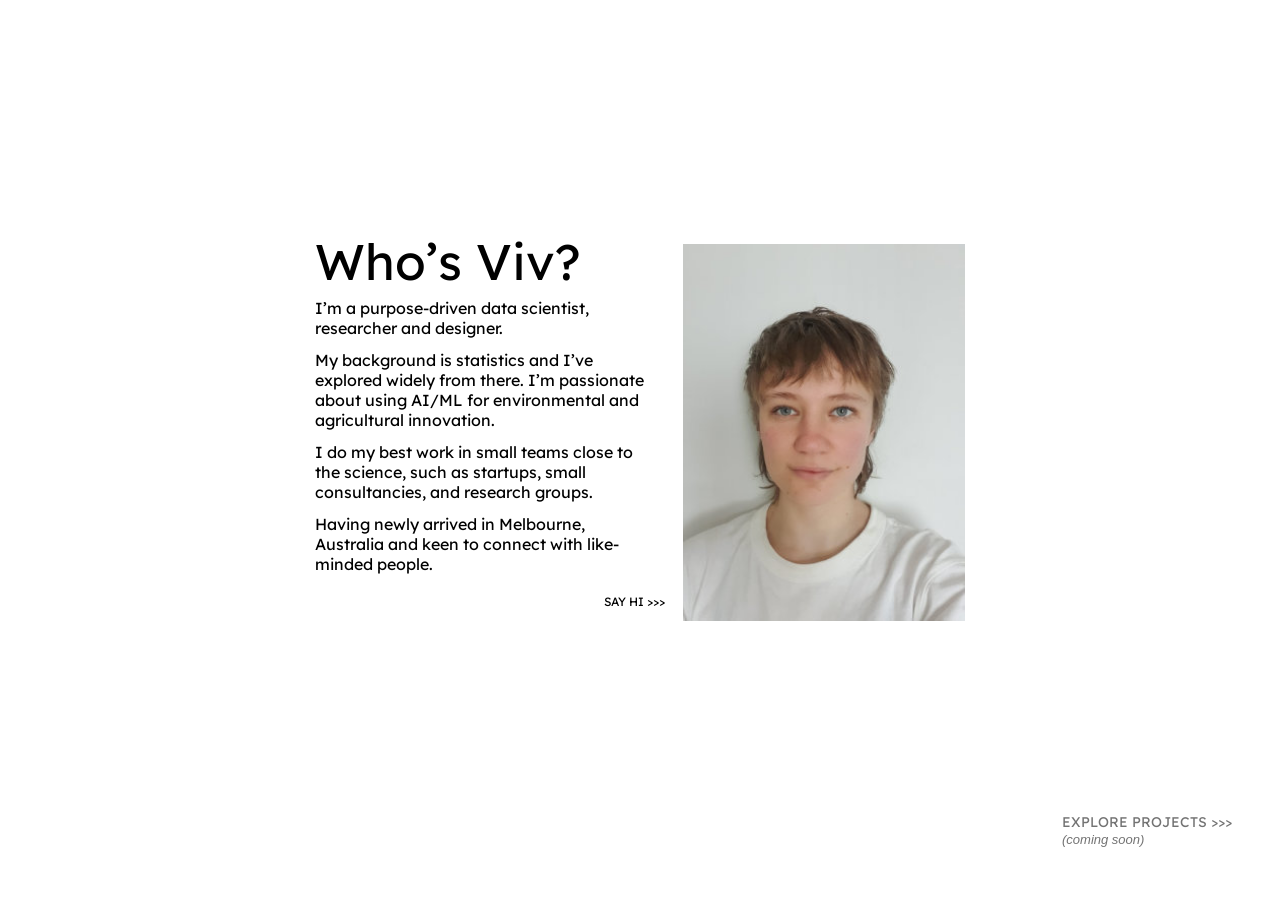
<file: index.html>
<!DOCTYPE html>
<html lang="en">
<head>
  <meta charset="utf-8">
  <meta name="viewport" content="width=device-width, initial-scale=1">
  <title>Viv Crowe</title>
  <meta name="description" content="Viv Crowe is a purpose-driven data scientist, researcher and designer in Melbourne, Australia.">
  <link rel="preconnect" href="https://fonts.googleapis.com">
  <link rel="preconnect" href="https://fonts.gstatic.com" crossorigin>
  <link href="https://fonts.googleapis.com/css2?family=Lexend:wght@400&display=swap" rel="stylesheet">
  <link rel="stylesheet" href="landing.css">
</head>
<body>
  <main class="intro">
    <div class="intro-text">
      <h1>Who’s Viv?</h1>
      <p>I’m a purpose-driven data scientist, researcher and designer.</p>
      <p>My background is statistics and I’ve explored widely from there. I’m passionate about using AI/ML for environmental and agricultural innovation.</p>
      <p>I do my best work in small teams close to the science, such as startups, small consultancies, and research groups.</p>
      <p>Having newly arrived in Melbourne, Australia and keen to connect with like-minded people.</p>
      <!-- TODO: point this at the contact you want (mailto: or LinkedIn). -->
      <a class="say-hi" href="#">Say hi &gt;&gt;&gt;</a>
    </div>
    <img class="portrait" src="assets/viv.jpg" alt="Viv Crowe" width="278" height="371">
  </main>

  <p class="explore">
    <span>Explore projects &gt;&gt;&gt;</span>
    <em>(coming soon)</em>
  </p>
</body>
</html>
</file>
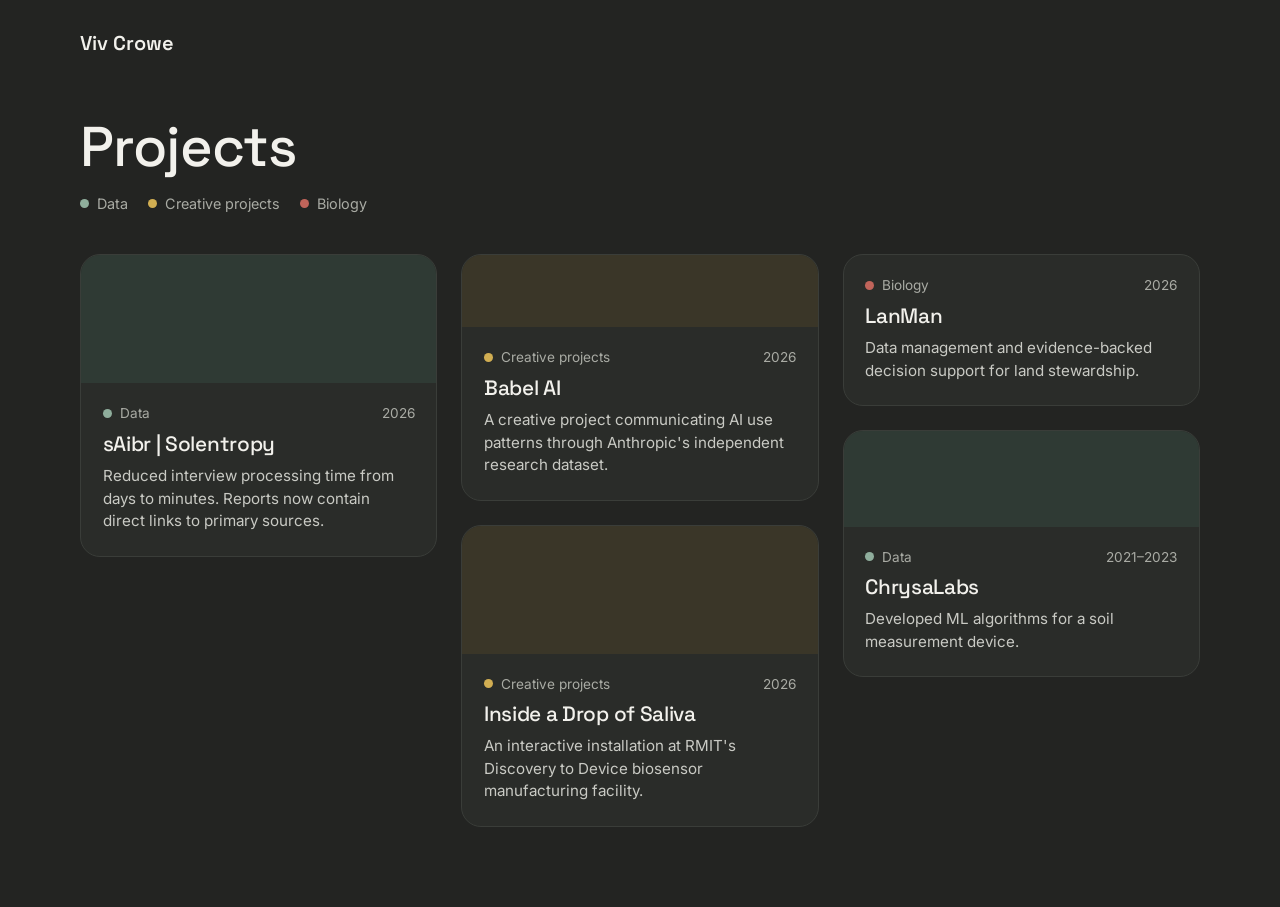
<file: projects.html>
<!DOCTYPE html>
<html lang="en">
<head>
  <meta charset="utf-8">
  <meta name="viewport" content="width=device-width, initial-scale=1">
  <title>Projects – Viv Crowe</title>
  <meta name="description" content="Projects and roles by Viv Crowe, across data, creative projects and biology.">
  <link rel="preconnect" href="https://fonts.googleapis.com">
  <link rel="preconnect" href="https://fonts.gstatic.com" crossorigin>
  <link href="https://fonts.googleapis.com/css2?family=Caveat:wght@500&family=Inter:wght@400;500;600&family=Space+Grotesk:wght@500;600&display=swap" rel="stylesheet">
  <link rel="stylesheet" href="style.css">
</head>
<body class="gallery-page">
  <header class="site-header">
    <a class="home-link" href="index.html">Viv Crowe</a>
  </header>

  <main>
    <div class="gallery-intro">
      <h1>Projects</h1>
      <ul class="threads" aria-label="Threads in my work">
        <li class="thread-euc">Data</li>
        <li class="thread-wattle">Creative projects</li>
        <li class="thread-waratah">Biology</li>
      </ul>
    </div>

    <div class="gallery" id="gallery"></div>
    <noscript><p class="noscript">The project list needs JavaScript to display.</p></noscript>
  </main>

  <script src="projects.js"></script>
</body>
</html>
</file>
<file: landing.css>
/* Landing page, rebuilt from docs/design files/landing-page.pdf (1536 x 864 artboard). */

*,
*::before,
*::after {
  box-sizing: border-box;
}

html {
  background: #fff;
  color: #000;
  font-family: "Lexend", system-ui, sans-serif;
  -webkit-text-size-adjust: 100%;
}

body {
  display: grid;
  place-items: center;
  min-height: 100vh;
  min-height: 100svh;
  margin: 0;
  padding: 2rem 1.25rem 5rem;
}

.intro {
  display: flex;
  align-items: flex-start;
  gap: 1.125rem;
}

.intro-text {
  display: flex;
  flex-direction: column;
  width: 21.875rem;
}

.intro-text p {
  max-width: 21rem;
}

h1 {
  margin: 0 0 0.25rem;
  font-size: 3.125rem; /* 50pt in the design */
  font-weight: 400;
  line-height: 1.25;
}

.intro-text p {
  margin: 0 0 0.75rem;
  font-size: 1rem;
  line-height: 1.25;
}

.say-hi {
  align-self: flex-end;
  margin-top: 0.5rem;
  font-size: 0.75rem;
  text-transform: uppercase;
  color: inherit;
  text-decoration: none;
}

.say-hi:hover {
  text-decoration: underline;
  text-underline-offset: 0.2em;
}

.say-hi:focus-visible {
  outline: 2px solid currentColor;
  outline-offset: 3px;
}

.portrait {
  display: block;
  margin-top: 0.8125rem; /* lines the photo up with the heading's capitals */
  width: 17.625rem;
  height: auto;
  aspect-ratio: 278 / 371;
  object-fit: cover;
}

.explore {
  position: fixed;
  right: 3rem;
  bottom: 3.25rem;
  display: flex;
  flex-direction: column;
  margin: 0;
  font-size: 0.875rem;
  line-height: 1.25;
  color: #737373;
}

.explore span {
  text-transform: uppercase;
}

.explore em {
  font-family: Arial, sans-serif;
  font-size: 0.8125rem;
}

/* Narrow screens: photo above the text, corner note drops into the flow. */
@media (max-width: 42rem) {
  body {
    display: block;
    place-items: normal;
    padding-bottom: 2rem;
  }

  .intro {
    flex-direction: column-reverse;
    gap: 1.5rem;
  }

  .intro-text {
    width: 100%;
  }

  .portrait {
    margin-top: 0;
    width: 10rem;
  }

  .explore {
    position: static;
    align-items: flex-end;
    margin-top: 2.5rem;
  }
}
</file>
<file: style.css>
:root {
  --ground: #232422;
  --surface: #2A2C29;
  --text: #F2F1EC;
  --text-soft: #C9CAC4;
  --muted: #A9ABA4;
  --line: #3A3D39;
  --outline: #5A5E57;

  --euc: #8FAE9C;
  --wattle: #D1AE52;
  --waratah: #C0645A; /* dots and fills only: too low-contrast for small text */
  --tint-euc: #2F3A34;
  --tint-wattle: #3A3628;
  --tint-waratah: #3B2D2B;

  --heading: "Space Grotesk", system-ui, sans-serif;
  --body: "Inter", system-ui, sans-serif;
  --hand: "Caveat", cursive;

  --radius-card: 20px;
  --radius-image: 14px;
}

*,
*::before,
*::after {
  box-sizing: border-box;
}

html {
  background: var(--ground);
  color: var(--text);
  font-family: var(--body);
  font-size: 100%;
  line-height: 1.5;
  -webkit-text-size-adjust: 100%;
}

body {
  margin: 0;
}

a {
  color: var(--euc);
  text-decoration-thickness: 1px;
  text-underline-offset: 0.18em;
}

a:hover {
  color: var(--wattle);
}

a:focus-visible,
.button:focus-visible {
  outline: 2px solid var(--wattle);
  outline-offset: 3px;
  border-radius: 4px;
}

h1,
h2 {
  font-family: var(--heading);
  font-weight: 500;
  letter-spacing: -0.015em;
}

/* Thread colours: one class sets --dot for anything that shows a thread. */
.thread-euc { --dot: var(--euc); --tint: var(--tint-euc); }
.thread-wattle { --dot: var(--wattle); --tint: var(--tint-wattle); }
.thread-waratah { --dot: var(--waratah); --tint: var(--tint-waratah); }

.threads {
  display: flex;
  flex-wrap: wrap;
  gap: 0.4rem 1.25rem;
  margin: 0;
  padding: 0;
  list-style: none;
  font-size: 0.9rem;
  color: var(--muted);
}

.threads li,
.project-thread {
  display: inline-flex;
  align-items: center;
  gap: 0.5rem;
}

.threads li::before,
.timeline li::before,
.project-thread::before {
  content: "";
  flex-shrink: 0;
  width: 9px;
  height: 9px;
  border-radius: 50%;
  background: var(--dot);
}

.button {
  display: inline-flex;
  align-items: center;
  min-height: 48px;
  padding: 0 1.5rem;
  border-radius: 999px;
  font-weight: 500;
  text-decoration: none;
}

.button-primary {
  background: var(--euc);
  color: var(--ground);
}

.button-primary:hover {
  background: var(--wattle);
  color: var(--ground);
}

.button-outline {
  border: 1px solid var(--outline);
  color: var(--text);
}

.button-outline:hover {
  border-color: var(--text-soft);
  color: var(--text);
}

/* ---------- Projects: staggered gallery ---------- */

.site-header,
.gallery-page main {
  max-width: 75rem;
  margin: 0 auto;
  padding-inline: clamp(1.25rem, 4vw, 2.5rem);
}

.site-header {
  padding-block: 1.75rem;
}

.home-link {
  font-family: var(--heading);
  font-weight: 600;
  font-size: 1.25rem;
  color: var(--text);
  text-decoration: none;
}

.home-link:hover {
  color: var(--wattle);
}

.gallery-intro {
  display: flex;
  flex-direction: column;
  gap: 1rem;
  padding-block: 2rem 2.5rem;
}

.gallery-intro h1 {
  margin: 0;
  font-size: clamp(2.25rem, 5vw, 3.5rem);
  line-height: 1.05;
}

.gallery-intro p {
  margin: 0;
  max-width: 56ch;
  font-size: 1.125rem;
  color: var(--text-soft);
}

.gallery {
  display: flex;
  align-items: flex-start;
  gap: 1.5rem;
  padding-bottom: 5rem;
}

.gallery-column {
  display: flex;
  flex: 1 1 0;
  flex-direction: column;
  gap: 1.5rem;
  min-width: 0;
}

.project-card {
  display: flex;
  flex-direction: column;
  overflow: hidden;
  background: var(--surface);
  border: 1px solid var(--line);
  border-radius: var(--radius-card);
  color: var(--text);
  text-decoration: none;
}

a.project-card:hover {
  border-color: var(--dot);
  color: var(--text);
}

a.project-card:focus-visible {
  outline: 2px solid var(--wattle);
  outline-offset: 3px;
  border-radius: var(--radius-card);
}

.project-image {
  display: block;
  width: 100%;
  object-fit: cover;
}

.placeholder {
  display: grid;
  place-items: center;
  background: var(--tint);
  color: var(--muted);
  font-size: 0.85rem;
}

.shape-tall { aspect-ratio: 4 / 5; }
.shape-square { aspect-ratio: 1; }
.shape-wide { aspect-ratio: 16 / 10; }

/* Without a real image, the panel is a short colour band, still staggered. */
.placeholder.shape-tall { aspect-ratio: auto; height: 8rem; }
.placeholder.shape-square { aspect-ratio: auto; height: 6rem; }
.placeholder.shape-wide { aspect-ratio: auto; height: 4.5rem; }

.project-body {
  display: flex;
  flex-direction: column;
  gap: 0.5rem;
  padding: 1.25rem 1.35rem 1.4rem;
}

.project-meta {
  display: flex;
  justify-content: space-between;
  gap: 1rem;
  margin: 0;
  font-size: 0.85rem;
  color: var(--muted);
}

.project-title {
  margin: 0;
  font-size: 1.3rem;
  line-height: 1.2;
}

.project-blurb {
  margin: 0;
  font-size: 0.95rem;
  color: var(--text-soft);
}

.noscript {
  color: var(--text-soft);
}

@media (prefers-reduced-motion: no-preference) {
  .button,
  .project-card {
    transition: background-color 150ms, border-color 150ms;
  }
}
</file>
